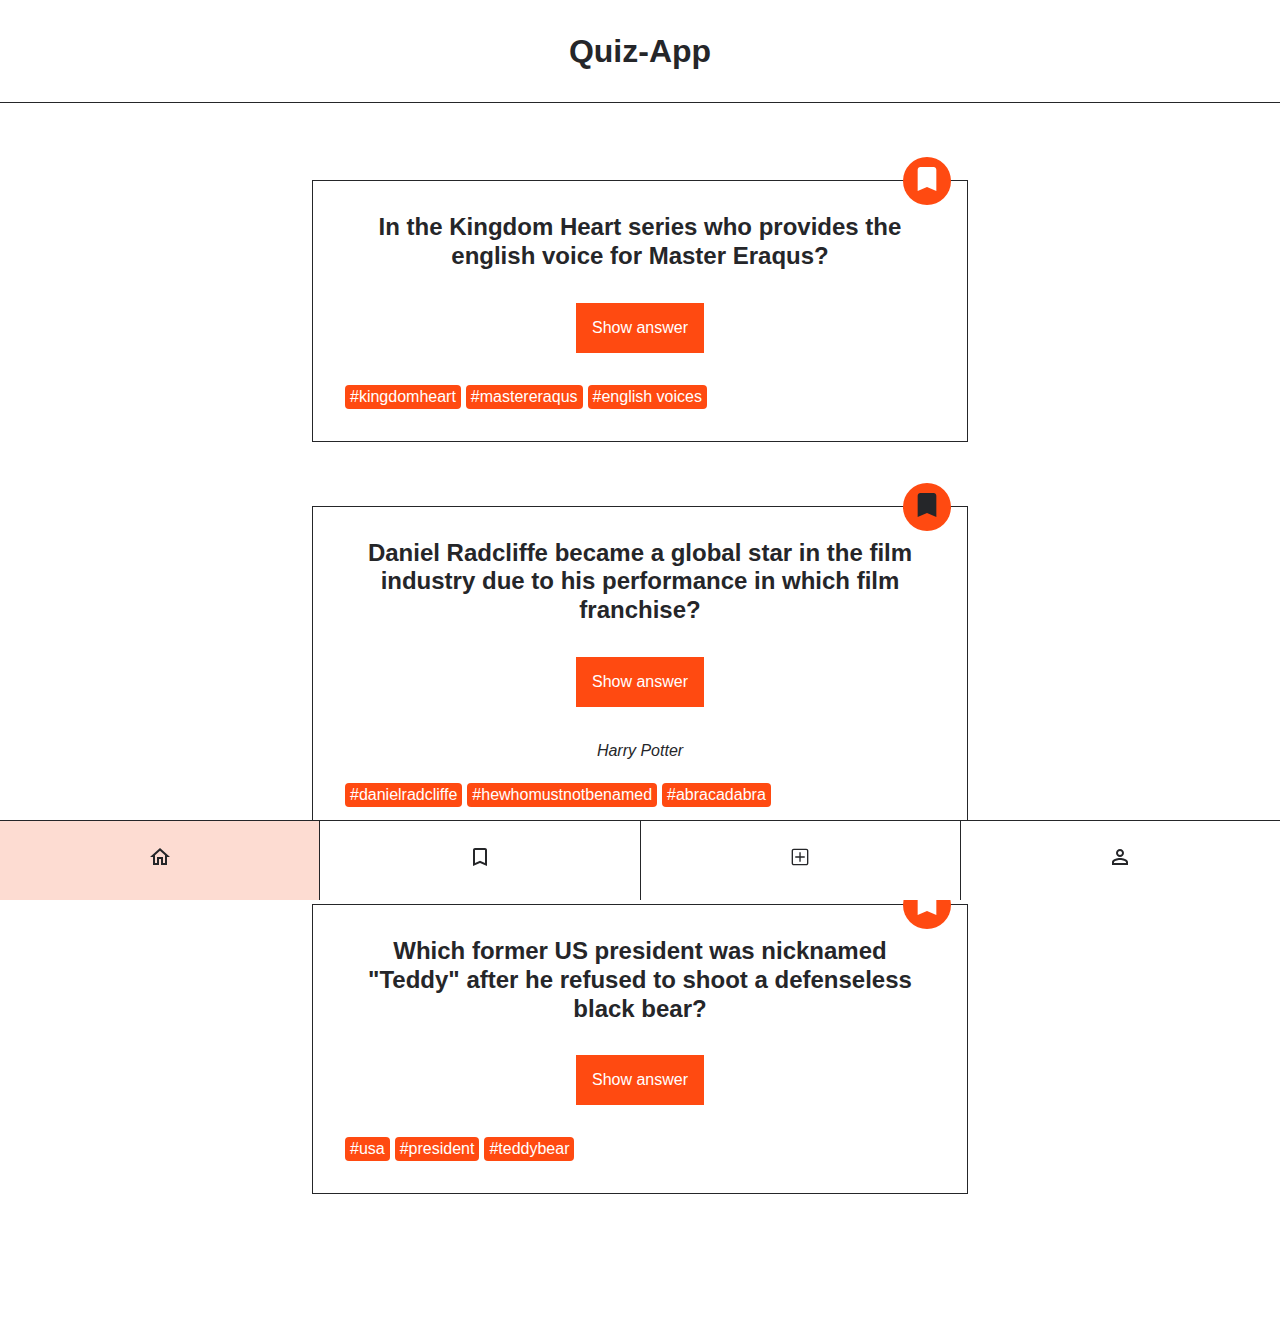
<file: index.html>
<!DOCTYPE html>
<html lang="en">
  <head>
    <meta charset="UTF-8" />
    <meta http-equiv="X-UA-Compatible" content="IE=edge" />
    <meta name="viewport" content="width=device-width, initial-scale=1.0" />
    <title>Quiz-App</title>
    <link rel="stylesheet" href="./styles.css" />
    <script src="./index.js" defer></script>
  </head>
  <body>
    <header class="header">
      <h1 class="header__title">Quiz-App</h1>
    </header>
    <main>
      <ul class="card-list">
        <!--
                FIRST CARD
              -->
        <li class="card-list__item">
          <article class="card">
            <h2 class="card__question">
              In the Kingdom Heart series who provides the english voice for
              Master Eraqus?
            </h2>
            <button class="card__button-answer" type="button">
              Show answer
            </button>
            <p class="card__answer">Mark Hamill</p>
            <ul class="card__tag-list">
              <li class="card__tag-list-item">#kingdomheart</li>
              <li class="card__tag-list-item">#mastereraqus</li>
              <li class="card__tag-list-item">#english voices</li>
            </ul>
            <div class="card__button-bookmark">
              <button class="bookmark" aria-label="bookmark" type="button">
                <svg
                  class="bookmark__icon"
                  xmlns="http://www.w3.org/2000/svg"
                  viewbox="0 0 24 24"
                >
                  <path
                    d="M17 3H7c-1.1 0-2 .9-2 2v16l7-3 7 3V5c0-1.1-.9-2-2-2z"
                  />
                </svg>
              </button>
            </div>
          </article>
        </li>
        <!--
                SECOND CARD
              -->
        <li class="card-list__item">
          <article class="card">
            <h2 class="card__question">
              Daniel Radcliffe became a global star in the film industry due to
              his performance in which film franchise?
            </h2>
            <button class="card__button-answer" type="button">
              Show answer
            </button>
            <p class="card__answer card__answer--active">Harry Potter</p>
            <ul class="card__tag-list">
              <li class="card__tag-list-item">#danielradcliffe</li>
              <li class="card__tag-list-item">#hewhomustnotbenamed</li>
              <li class="card__tag-list-item">#abracadabra</li>
            </ul>
            <div class="card__button-bookmark">
              <button
                class="bookmark bookmark--active"
                aria-label="bookmark"
                type="button"
              >
                <svg
                  class="bookmark__icon"
                  xmlns="http://www.w3.org/2000/svg"
                  viewbox="0 0 24 24"
                >
                  <path
                    d="M17 3H7c-1.1 0-2 .9-2 2v16l7-3 7 3V5c0-1.1-.9-2-2-2z"
                  />
                </svg>
              </button>
            </div>
          </article>
        </li>
        <!--
                THIRD CARD
              -->
        <li class="card-list__item">
          <article class="card">
            <h2 class="card__question">
              Which former US president was nicknamed &quot;Teddy&quot; after he
              refused to shoot a defenseless black bear?
            </h2>
            <button class="card__button-answer" type="button">
              Show answer
            </button>
            <p class="card__answer">Theodore Roosevelt</p>
            <ul class="card__tag-list">
              <li class="card__tag-list-item">#usa</li>
              <li class="card__tag-list-item">#president</li>
              <li class="card__tag-list-item">#teddybear</li>
            </ul>
            <div class="card__button-bookmark">
              <button class="bookmark" aria-label="bookmark" type="button">
                <svg
                  class="bookmark__icon"
                  xmlns="http://www.w3.org/2000/svg"
                  viewbox="0 0 24 24"
                >
                  <path
                    d="M17 3H7c-1.1 0-2 .9-2 2v16l7-3 7 3V5c0-1.1-.9-2-2-2z"
                  />
                </svg>
              </button>
            </div>
          </article>
        </li>
      </ul>
    </main>

    <nav class="navigation">
      <ul class="navigation__list">
        <li class="navigation__list-item navigation__list-item--active">
          <a
            class="navigation__link"
            href="/index.html"
            aria-label="go to home page"
          >
            <svg
              xmlns="http://www.w3.org/2000/svg"
              height="24px"
              viewbox="0 0 24 24"
              width="24px"
            >
              <path
                d="M12 5.69l5 4.5V18h-2v-6H9v6H7v-7.81l5-4.5M12 3L2 12h3v8h6v-6h2v6h6v-8h3L12 3z"
              />
            </svg>
          </a>
        </li>
        <li class="navigation__list-item">
          <a
            class="navigation__link"
            href="/bookmarks.html"
            aria-label="go to bookmarks page"
          >
            <svg
              xmlns="http://www.w3.org/2000/svg"
              height="24px"
              viewbox="0 0 24 24"
              width="24px"
            >
              <path
                d="M17 3H7c-1.1 0-2 .9-2 2v16l7-3 7 3V5c0-1.1-.9-2-2-2zm0 15l-5-2.18L7 18V5h10v13z"
              />
            </svg>
          </a>
        </li>

        <li class="navigation__list-item">
          <a
            class="navigation__link"
            href="/form.html"
            aria-label="go to form Page"
          >
            <svg
              xmlns="http://www.w3.org/2000/svg"
              height="24"
              viewBox="0 96 960 960"
              width="24"
            >
              <path
                d="M454 766h54V602h162v-54H508V386h-54v162H290v54h164v164ZM232 910q-36.725 0-61.363-24.638Q146 860.725 146 824V328q0-36.725 24.637-61.362Q195.275 242 232 242h496q36.725 0 61.362 24.638Q814 291.275 814 328v496q0 36.725-24.638 61.362Q764.725 910 728 910H232Zm0-54h496q12 0 22-10t10-22V328q0-12-10-22t-22-10H232q-12 0-22 10t-10 22v496q0 12 10 22t22 10Zm-32-560v560-560Z"
              />
            </svg>
          </a>
        </li>

        <li class="navigation__list-item">
          <a
            class="navigation__link"
            href="/profile.html"
            aria-label="go to profile page"
          >
            <svg
              xmlns="http://www.w3.org/2000/svg"
              height="24px"
              viewbox="0 0 24 24"
              width="24px"
            >
              <path
                d="M12 6c1.1 0 2 .9 2 2s-.9 2-2 2-2-.9-2-2 .9-2 2-2m0 9c2.7 0 5.8 1.29 6 2v1H6v-.99c.2-.72 3.3-2.01 6-2.01m0-11C9.79 4 8 5.79 8 8s1.79 4 4 4 4-1.79 4-4-1.79-4-4-4zm0 9c-2.67 0-8 1.34-8 4v3h16v-3c0-2.66-5.33-4-8-4z"
              />
            </svg>
          </a>
        </li>
      </ul>
    </nav>
  </body>
</html>
</file>
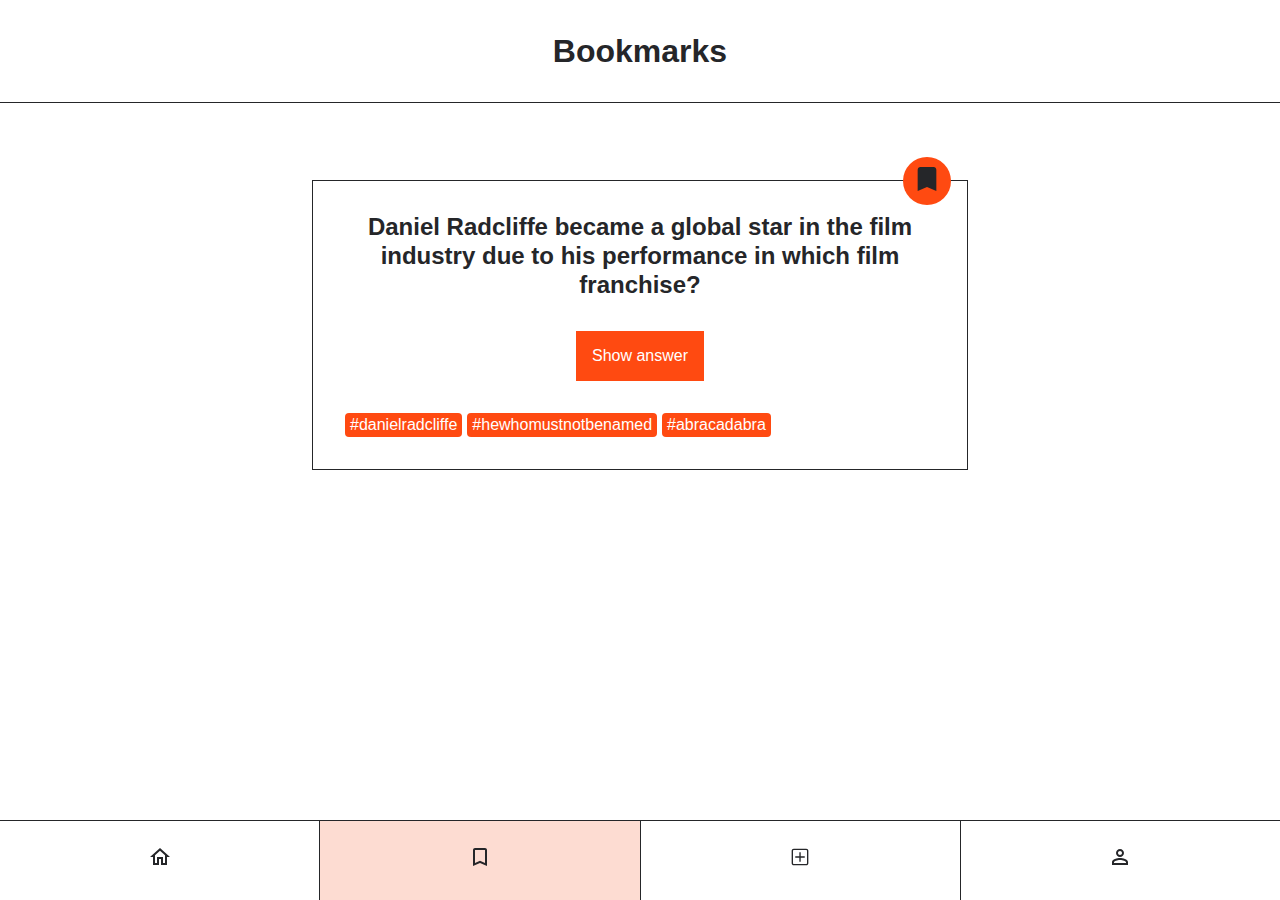
<file: bookmarks.html>
<!DOCTYPE html>
<html lang="en">
  <head>
    <meta charset="UTF-8" />
    <meta http-equiv="X-UA-Compatible" content="IE=edge" />
    <meta name="viewport" content="width=device-width, initial-scale=1.0" />
    <title>Quiz-App</title>
    <link rel="stylesheet" href="./styles.css" />
  </head>
  <body>
    <header class="header">
      <h1 class="header__title">Bookmarks</h1>
    </header>
    <main>
      <ul class="card-list">
        <li class="card-list__item">
          <article class="card">
            <h2 class="card__question">
              Daniel Radcliffe became a global star in the film industry due to
              his performance in which film franchise?
            </h2>
            <button class="card__button-answer" type="button">
              Show answer
            </button>
            <p class="card__answer">Harry Potter</p>
            <ul class="card__tag-list">
              <li class="card__tag-list-item">#danielradcliffe</li>
              <li class="card__tag-list-item">#hewhomustnotbenamed</li>
              <li class="card__tag-list-item">#abracadabra</li>
            </ul>
            <div class="card__button-bookmark">
              <button
                class="bookmark bookmark--active"
                aria-label="bookmark"
                type="button"
              >
                <svg
                  class="bookmark__icon"
                  xmlns="http://www.w3.org/2000/svg"
                  viewbox="0 0 24 24"
                >
                  <path
                    d="M17 3H7c-1.1 0-2 .9-2 2v16l7-3 7 3V5c0-1.1-.9-2-2-2z"
                  />
                </svg>
              </button>
            </div>
          </article>
        </li>
      </ul>
    </main>

    <nav class="navigation">
      <ul class="navigation__list">
        <li class="navigation__list-item">
          <a
            class="navigation__link"
            href="/index.html"
            aria-label="go to home page"
          >
            <svg
              xmlns="http://www.w3.org/2000/svg"
              height="24px"
              viewbox="0 0 24 24"
              width="24px"
            >
              <path
                d="M12 5.69l5 4.5V18h-2v-6H9v6H7v-7.81l5-4.5M12 3L2 12h3v8h6v-6h2v6h6v-8h3L12 3z"
              />
            </svg>
          </a>
        </li>
        <li class="navigation__list-item navigation__list-item--active">
          <a
            class="navigation__link"
            href="/bookmarks.html"
            aria-label="go to bookmarks page"
          >
            <svg
              xmlns="http://www.w3.org/2000/svg"
              height="24px"
              viewbox="0 0 24 24"
              width="24px"
            >
              <path
                d="M17 3H7c-1.1 0-2 .9-2 2v16l7-3 7 3V5c0-1.1-.9-2-2-2zm0 15l-5-2.18L7 18V5h10v13z"
              />
            </svg>

            <li class="navigation__list-item">
              <a
                class="navigation__link"
                href="/form.html"
                aria-label="go to form Page"
              >
                <svg
                  xmlns="http://www.w3.org/2000/svg"
                  height="24"
                  viewBox="0 96 960 960"
                  width="24"
                >
                  <path
                    d="M454 766h54V602h162v-54H508V386h-54v162H290v54h164v164ZM232 910q-36.725 0-61.363-24.638Q146 860.725 146 824V328q0-36.725 24.637-61.362Q195.275 242 232 242h496q36.725 0 61.362 24.638Q814 291.275 814 328v496q0 36.725-24.638 61.362Q764.725 910 728 910H232Zm0-54h496q12 0 22-10t10-22V328q0-12-10-22t-22-10H232q-12 0-22 10t-10 22v496q0 12 10 22t22 10Zm-32-560v560-560Z"
                  />
                </svg>
              </a>
            </li>
          </a>
        </li>
        <li class="navigation__list-item">
          <a
            class="navigation__link"
            href="/profile.html"
            aria-label="go to profile page"
          >
            <svg
              xmlns="http://www.w3.org/2000/svg"
              height="24px"
              viewbox="0 0 24 24"
              width="24px"
            >
              <path
                d="M12 6c1.1 0 2 .9 2 2s-.9 2-2 2-2-.9-2-2 .9-2 2-2m0 9c2.7 0 5.8 1.29 6 2v1H6v-.99c.2-.72 3.3-2.01 6-2.01m0-11C9.79 4 8 5.79 8 8s1.79 4 4 4 4-1.79 4-4-1.79-4-4-4zm0 9c-2.67 0-8 1.34-8 4v3h16v-3c0-2.66-5.33-4-8-4z"
              />
            </svg>
          </a>
        </li>
      </ul>
    </nav>
  </body>
</html>
</file>
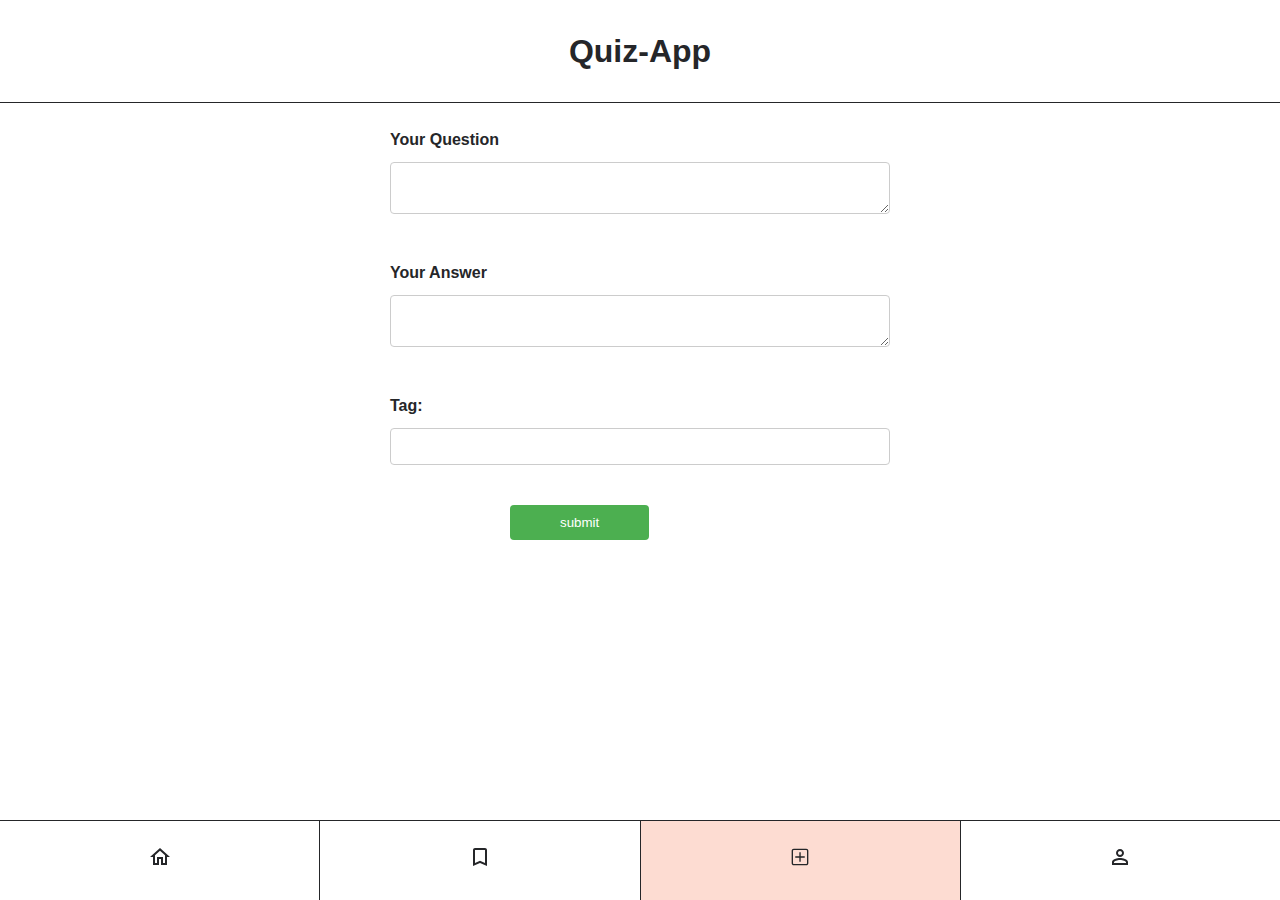
<file: form.html>
<!DOCTYPE html>
<html lang="en">
  <head>
    <meta charset="UTF-8" />
    <meta http-equiv="X-UA-Compatible" content="IE=edge" />
    <meta name="viewport" content="width=device-width, initial-scale=1.0" />
    <title>Quiz-App</title>
    <link rel="stylesheet" href="styles.css" />
    <script src="./index.js" defer></script>
  </head>

  <div class="content">
    <body>
      <header class="header">
        <h1 class="header__title">Quiz-App</h1>
      </header>

      <main>
        <form>
          <div class="elements">
            <label for="question">Your Question</label>
            <textarea class="textarea" id="question" name="question"></textarea>
          </div>

          <div class="elements">
            <label for="answer">Your Answer</label>
            <textarea class="textarea" id="answer" name="answer"></textarea>
          </div>

          <div class="elements">
            <label for="tag">Tag:</label>
            <input class="tag" type="text" id="tag" name="tag" />
          </div>

          <div class="elements">
            <input class="submit-button" type="submit" value="submit" />
          </div>
        </form>
      </main>

      <nav class="navigation">
        <ul class="navigation__list">
          <li class="navigation__list-item">
            <a
              class="navigation__link"
              href="/index.html"
              aria-label="go to home page"
            >
              <svg
                xmlns="http://www.w3.org/2000/svg"
                height="24px"
                viewbox="0 0 24 24"
                width="24px"
              >
                <path
                  d="M12 5.69l5 4.5V18h-2v-6H9v6H7v-7.81l5-4.5M12 3L2 12h3v8h6v-6h2v6h6v-8h3L12 3z"
                />
              </svg>
            </a>
          </li>
          <li class="navigation__list-item">
            <a
              class="navigation__link"
              href="/bookmarks.html"
              aria-label="go to bookmarks page"
            >
              <svg
                xmlns="http://www.w3.org/2000/svg"
                height="24px"
                viewbox="0 0 24 24"
                width="24px"
              >
                <path
                  d="M17 3H7c-1.1 0-2 .9-2 2v16l7-3 7 3V5c0-1.1-.9-2-2-2zm0 15l-5-2.18L7 18V5h10v13z"
                />
              </svg>
            </a>
          </li>

          <li class="navigation__list-item navigation__list-item--active">
            <a
              class="navigation__link"
              href="/form.html"
              aria-label="go to form Page"
            >
              <svg
                xmlns="http://www.w3.org/2000/svg"
                height="24"
                viewBox="0 96 960 960"
                width="24"
              >
                <path
                  d="M454 766h54V602h162v-54H508V386h-54v162H290v54h164v164ZM232 910q-36.725 0-61.363-24.638Q146 860.725 146 824V328q0-36.725 24.637-61.362Q195.275 242 232 242h496q36.725 0 61.362 24.638Q814 291.275 814 328v496q0 36.725-24.638 61.362Q764.725 910 728 910H232Zm0-54h496q12 0 22-10t10-22V328q0-12-10-22t-22-10H232q-12 0-22 10t-10 22v496q0 12 10 22t22 10Zm-32-560v560-560Z"
                />
              </svg>
            </a>
          </li>

          <li class="navigation__list-item">
            <a
              class="navigation__link"
              href="/profile.html"
              aria-label="go to profile page"
            >
              <svg
                xmlns="http://www.w3.org/2000/svg"
                height="24px"
                viewbox="0 0 24 24"
                width="24px"
              >
                <path
                  d="M12 6c1.1 0 2 .9 2 2s-.9 2-2 2-2-.9-2-2 .9-2 2-2m0 9c2.7 0 5.8 1.29 6 2v1H6v-.99c.2-.72 3.3-2.01 6-2.01m0-11C9.79 4 8 5.79 8 8s1.79 4 4 4 4-1.79 4-4-1.79-4-4-4zm0 9c-2.67 0-8 1.34-8 4v3h16v-3c0-2.66-5.33-4-8-4z"
                />
              </svg>
            </a>
          </li>
        </ul>
      </nav>
    </body>
  </div>
</html>
</file>
<file: styles.css>
@import "./global.css";

@import "./components/bookmark/bookmark.css";
@import "./components/card-list/card-list.css";
@import "./components/card/card.css";
@import "./components/header/header.css";
@import "./components/navigation/navigation.css";
@import "./components/profile/profile.css";
@import "./components/counter-list/counter-list.css";
@import "./components/form/form.css";
</file>
